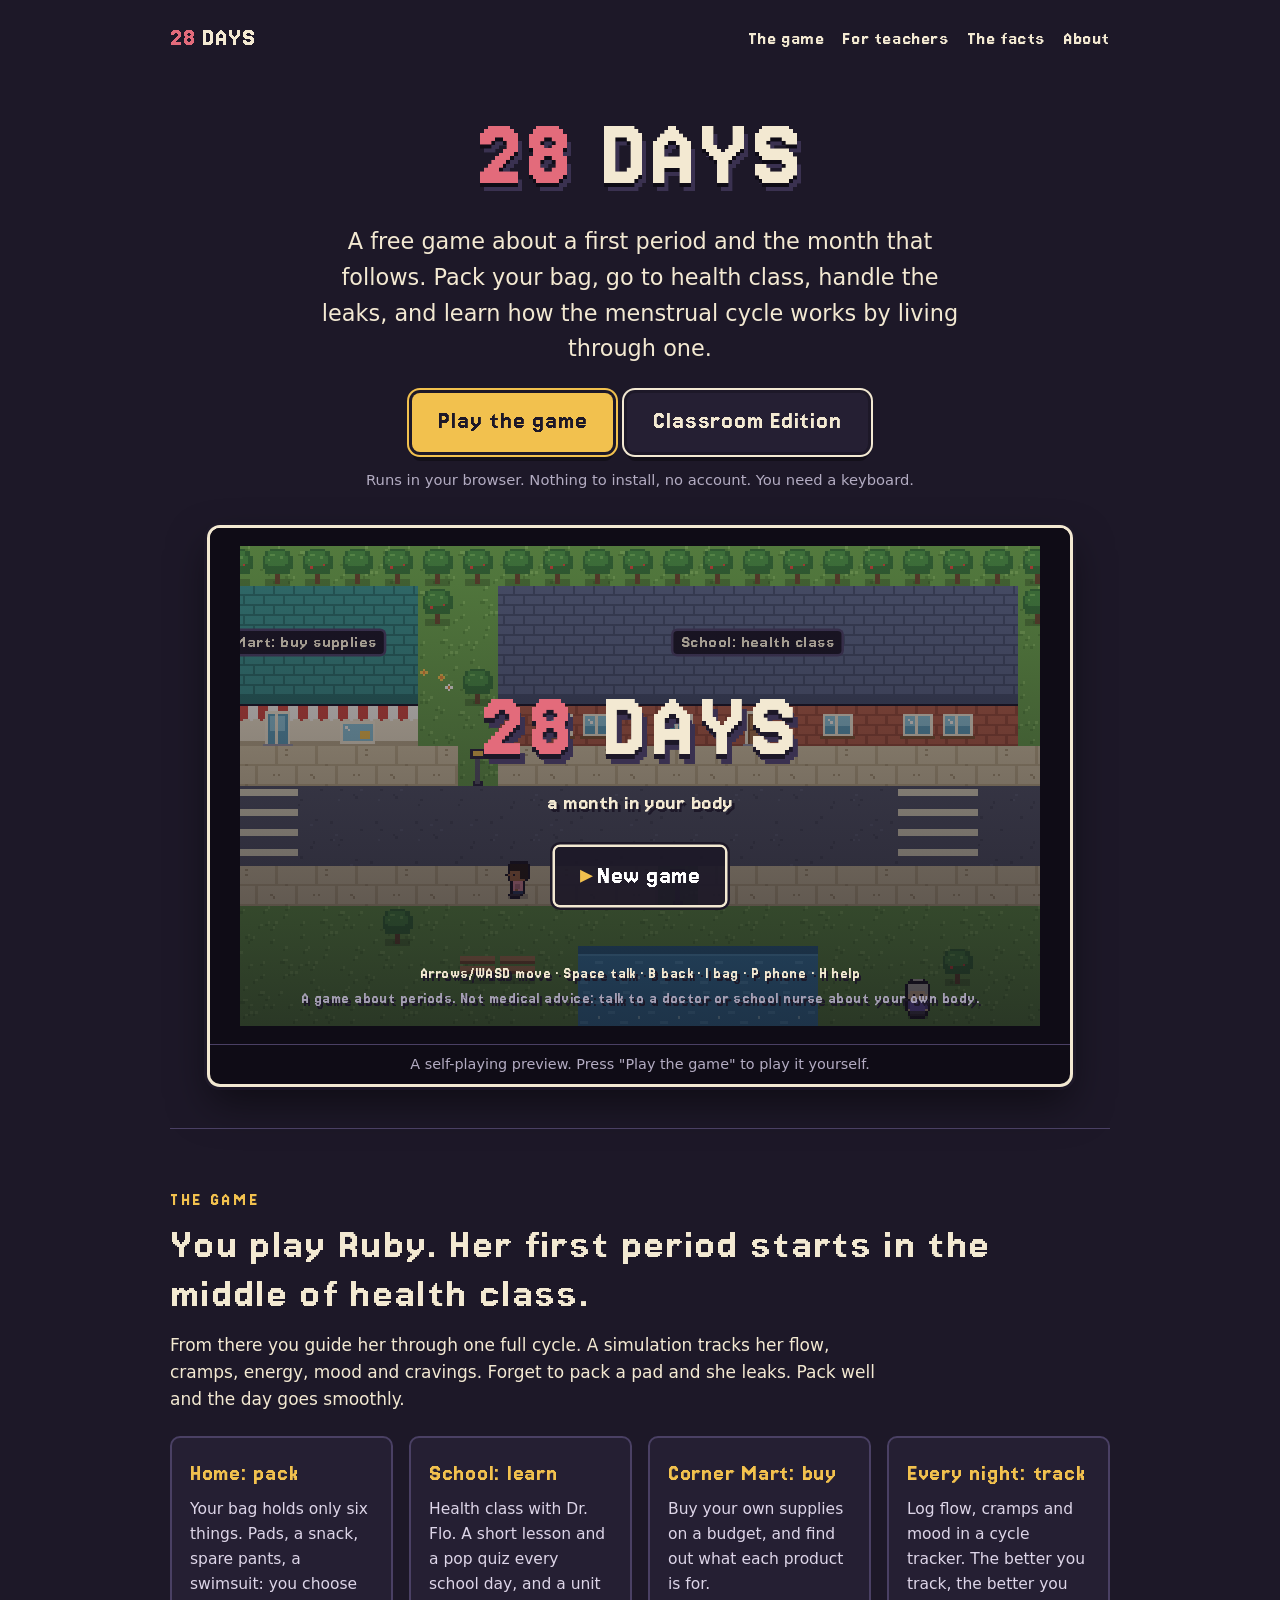
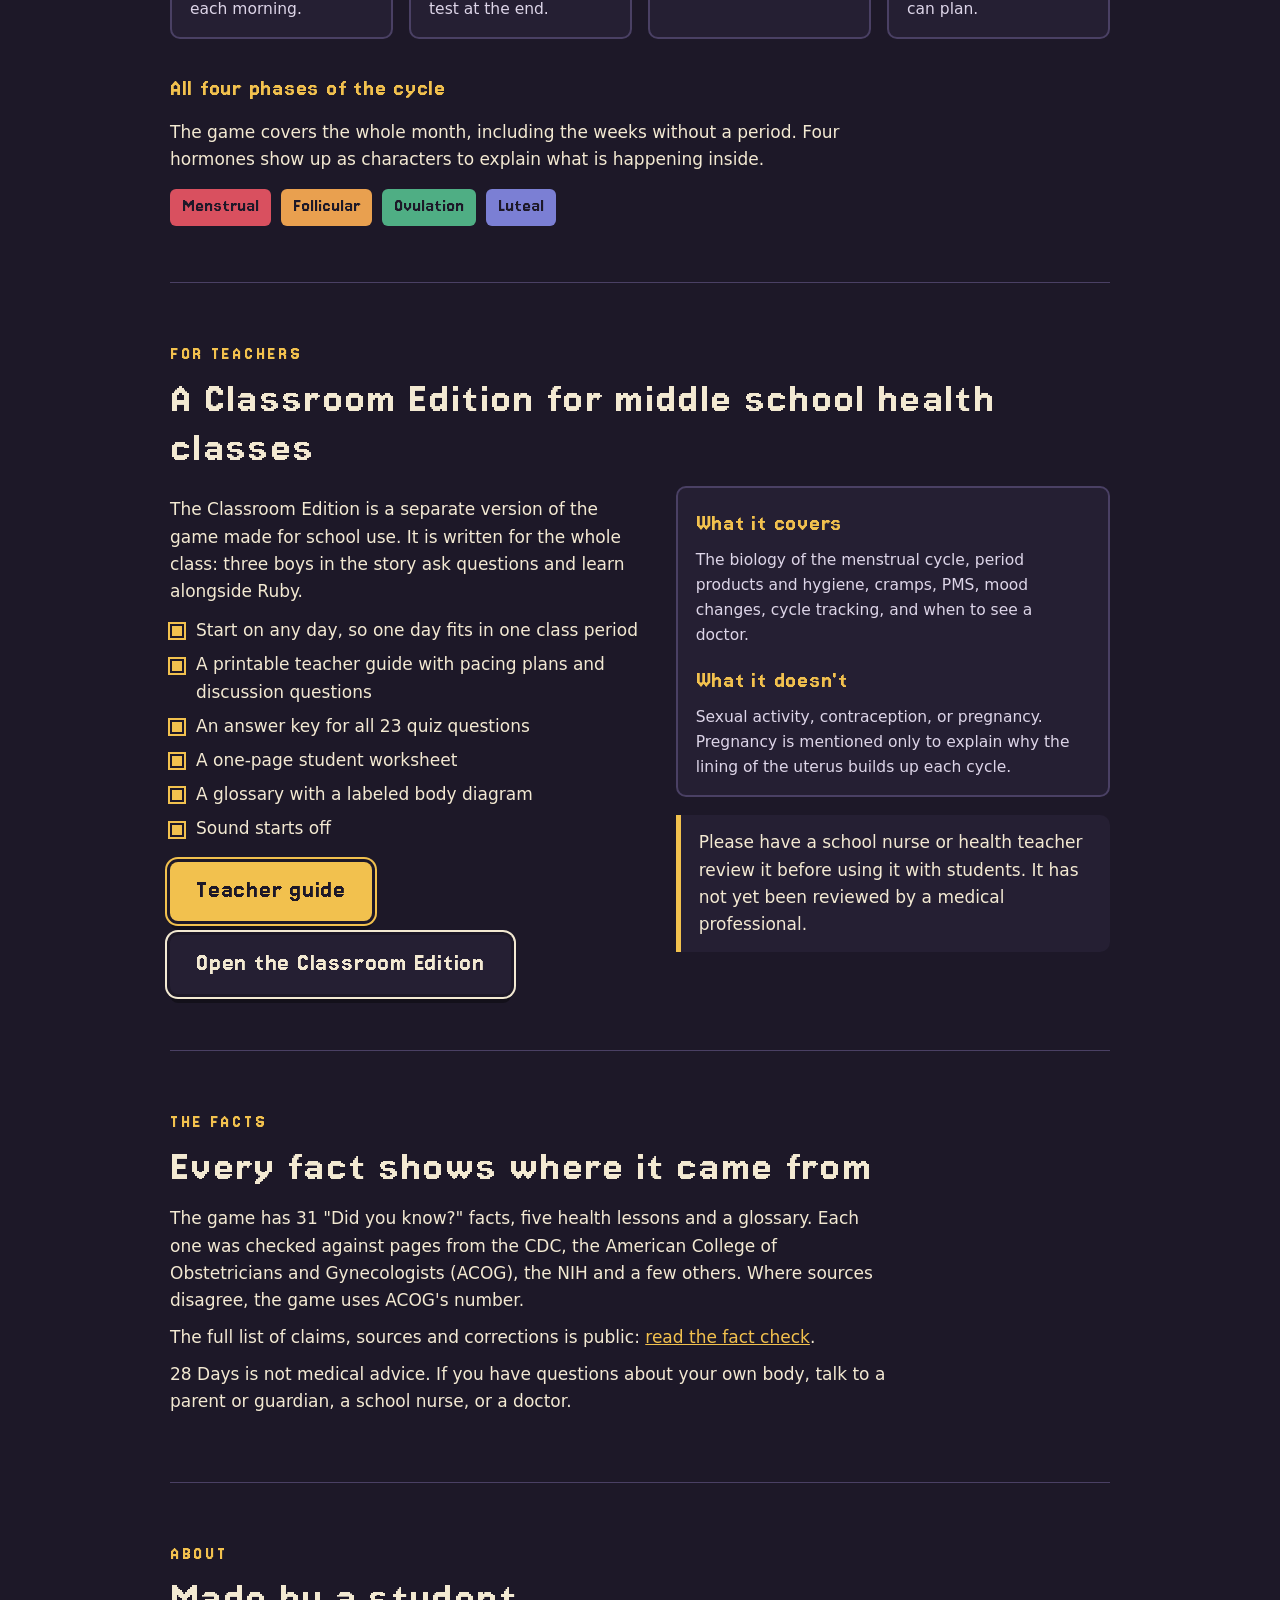
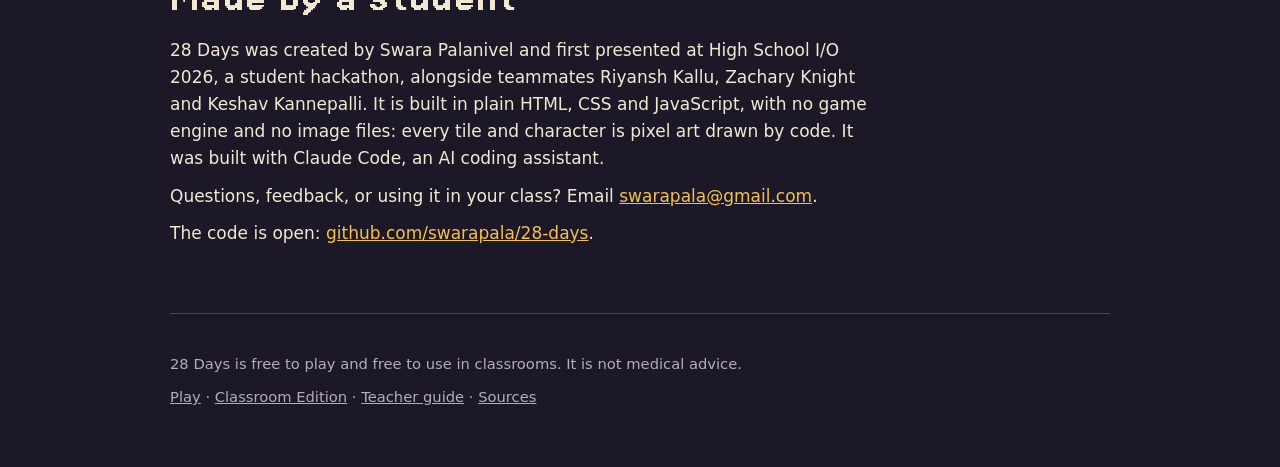
<file: index.html>
<!DOCTYPE html>
<html lang="en">
<head>
  <meta charset="UTF-8" />
  <meta name="viewport" content="width=device-width, initial-scale=1.0" />
  <title>28 Days: a game about the menstrual cycle</title>
  <meta name="description" content="28 Days is a free pixel-art game where you play through a first period and the month after it. Includes a Classroom Edition with a teacher guide." />
  <link rel="preload" href="play/fonts/Jersey15.woff2" as="font" type="font/woff2" crossorigin />
  <style>
    @font-face { font-family: "Jersey 15"; src: url("play/fonts/Jersey15.woff2") format("woff2"); font-display: swap; }
    :root { --ink: #1d1828; --ink2: #2e2740; --panel: #251f33; --cream: #f3e9d2; --dim: #b3acc2; --hl: #f2c14e; --rose: #e36b7b; --line: #4a4064; }
    * { box-sizing: border-box; }
    html { scroll-behavior: smooth; }
    body { margin: 0; background: var(--ink); color: var(--cream); font: 17px/1.6 system-ui, -apple-system, "Segoe UI", Roboto, sans-serif; }
    a { color: var(--hl); }
    .wrap { max-width: 980px; margin: 0 auto; padding: 0 20px; }
    h1, h2, h3, .btn, .kicker, nav a { font-family: "Jersey 15", "Courier New", monospace; font-weight: 400; letter-spacing: 0.03em; }

    nav { display: flex; align-items: center; justify-content: space-between; gap: 16px; padding: 16px 0; flex-wrap: wrap; }
    nav .brand { font-family: "Jersey 15", monospace; font-size: 1.7rem; color: var(--cream); text-decoration: none; }
    nav .brand span, h1 span { color: var(--rose); }
    nav .links { display: flex; gap: 18px; flex-wrap: wrap; }
    nav .links a { color: var(--cream); text-decoration: none; font-size: 1.25rem; }
    nav .links a:hover { color: var(--hl); }

    header { padding: 28px 0 44px; text-align: center; }
    h1 { font-size: clamp(3.2rem, 11vw, 6.4rem); line-height: 1; margin: 0; text-shadow: 0 4px 0 #0f0c16, 4px 8px 0 #3a3150; }
    .tagline { font-size: clamp(1.1rem, 2.6vw, 1.4rem); max-width: 640px; margin: 18px auto 26px; color: var(--cream); }
    .buttons { display: flex; gap: 14px; justify-content: center; flex-wrap: wrap; }
    .btn { display: inline-block; font-size: 1.6rem; padding: 8px 26px 10px; border-radius: 8px; text-decoration: none; color: var(--ink); background: var(--hl); box-shadow: 0 0 0 3px var(--ink), 0 0 0 5px var(--hl), 0 9px 0 rgba(0,0,0,.35); }
    .btn:hover { filter: brightness(1.08); transform: translateY(-1px); }
    .btn.alt { background: var(--panel); color: var(--cream); box-shadow: 0 0 0 3px var(--ink), 0 0 0 5px var(--cream), 0 9px 0 rgba(0,0,0,.35); }
    .note { color: var(--dim); font-size: 0.92rem; margin-top: 16px; }

    .preview { margin: 36px auto 0; max-width: 860px; border-radius: 10px; overflow: hidden; background: #0f0c16; box-shadow: 0 0 0 3px var(--cream), 0 0 0 6px var(--ink), 0 18px 40px rgba(0,0,0,.5); }
    .preview .frame { position: relative; aspect-ratio: 5 / 3; }
    .preview iframe { position: absolute; inset: 0; width: 100%; height: 100%; border: 0; pointer-events: none; }
    .preview .cap { font-size: 0.9rem; color: var(--dim); padding: 8px 12px; text-align: center; border-top: 1px solid var(--line); }

    section { padding: 56px 0; border-top: 1px solid var(--line); }
    .kicker { color: var(--hl); font-size: 1.2rem; letter-spacing: 0.14em; margin: 0 0 4px; }
    h2 { font-size: clamp(2rem, 5vw, 2.8rem); line-height: 1.1; margin: 0 0 14px; }
    h3 { font-size: 1.55rem; margin: 0 0 4px; color: var(--hl); }
    p { margin: 10px 0; }
    .lead { max-width: 720px; }
    .grid { display: grid; grid-template-columns: repeat(auto-fit, minmax(210px, 1fr)); gap: 16px; margin-top: 22px; }
    .card { background: var(--panel); border: 2px solid var(--line); border-radius: 10px; padding: 16px 18px; }
    .card p { margin: 4px 0 0; color: #ddd5e8; font-size: 0.97rem; }
    .two { display: grid; grid-template-columns: 1.1fr 1fr; gap: 28px; align-items: start; }
    @media (max-width: 760px) { .two { grid-template-columns: 1fr; } }
    ul.check { list-style: none; padding: 0; margin: 12px 0; }
    ul.check li { padding-left: 26px; position: relative; margin: 7px 0; }
    ul.check li::before { content: ""; position: absolute; left: 2px; top: 0.55em; width: 10px; height: 10px; background: var(--hl); box-shadow: 0 0 0 2px var(--ink), 0 0 0 4px var(--hl); }
    .phases { display: flex; flex-wrap: wrap; gap: 10px; margin-top: 16px; }
    .phases span { font-family: "Jersey 15", monospace; font-size: 1.2rem; padding: 2px 12px 4px; border-radius: 6px; color: #1d1828; }
    .box { background: var(--panel); border-left: 5px solid var(--hl); padding: 14px 18px; border-radius: 0 10px 10px 0; margin-top: 18px; }
    footer { border-top: 1px solid var(--line); padding: 28px 0 48px; color: var(--dim); font-size: 0.92rem; }
    footer a { color: var(--dim); }
  </style>
</head>
<body>
  <div class="wrap">
    <nav>
      <a class="brand" href="#top"><span>28</span> DAYS</a>
      <div class="links">
        <a href="#game">The game</a><a href="#teachers">For teachers</a><a href="#facts">The facts</a><a href="#about">About</a>
      </div>
    </nav>

    <header id="top">
      <h1><span>28</span> DAYS</h1>
      <p class="tagline">A free game about a first period and the month that follows. Pack your bag, go to health class, handle the leaks, and learn how the menstrual cycle works by living through one.</p>
      <div class="buttons">
        <a class="btn" href="play/">Play the game</a>
        <a class="btn alt" href="https://learn28days.org/">Classroom Edition</a>
      </div>
      <p class="note">Runs in your browser. Nothing to install, no account. You need a keyboard.</p>

      <div class="preview">
        <div class="frame"><iframe id="demo" title="A self-playing preview of the game" loading="lazy" src="play/index.html?demo&auto"></iframe></div>
        <div class="cap">A self-playing preview. Press "Play the game" to play it yourself.</div>
      </div>
    </header>

    <section id="game">
      <p class="kicker">THE GAME</p>
      <h2>You play Ruby. Her first period starts in the middle of health class.</h2>
      <p class="lead">From there you guide her through one full cycle. A simulation tracks her flow, cramps, energy, mood and cravings. Forget to pack a pad and she leaks. Pack well and the day goes smoothly.</p>
      <div class="grid">
        <div class="card"><h3>Home: pack</h3><p>Your bag holds only six things. Pads, a snack, spare pants, a swimsuit: you choose each morning.</p></div>
        <div class="card"><h3>School: learn</h3><p>Health class with Dr. Flo. A short lesson and a pop quiz every school day, and a unit test at the end.</p></div>
        <div class="card"><h3>Corner Mart: buy</h3><p>Buy your own supplies on a budget, and find out what each product is for.</p></div>
        <div class="card"><h3>Every night: track</h3><p>Log flow, cramps and mood in a cycle tracker. The better you track, the better you can plan.</p></div>
      </div>
      <h3 style="margin-top:30px">All four phases of the cycle</h3>
      <p class="lead">The game covers the whole month, including the weeks without a period. Four hormones show up as characters to explain what is happening inside.</p>
      <div class="phases">
        <span style="background:#d9505f">Menstrual</span><span style="background:#e9a04f">Follicular</span><span style="background:#4fae84">Ovulation</span><span style="background:#7b7fd4">Luteal</span>
      </div>
    </section>

    <section id="teachers">
      <p class="kicker">FOR TEACHERS</p>
      <h2>A Classroom Edition for middle school health classes</h2>
      <div class="two">
        <div>
          <p>The Classroom Edition is a separate version of the game made for school use. It is written for the whole class: three boys in the story ask questions and learn alongside Ruby.</p>
          <ul class="check">
            <li>Start on any day, so one day fits in one class period</li>
            <li>A printable teacher guide with pacing plans and discussion questions</li>
            <li>An answer key for all 23 quiz questions</li>
            <li>A one-page student worksheet</li>
            <li>A glossary with a labeled body diagram</li>
            <li>Sound starts off</li>
          </ul>
          <div class="buttons" style="justify-content:flex-start;margin-top:20px">
            <a class="btn" href="https://learn28days.org/teacher-guide.html">Teacher guide</a>
            <a class="btn alt" href="https://learn28days.org/">Open the Classroom Edition</a>
          </div>
        </div>
        <div>
          <div class="card">
            <h3>What it covers</h3>
            <p>The biology of the menstrual cycle, period products and hygiene, cramps, PMS, mood changes, cycle tracking, and when to see a doctor.</p>
            <h3 style="margin-top:14px">What it doesn't</h3>
            <p>Sexual activity, contraception, or pregnancy. Pregnancy is mentioned only to explain why the lining of the uterus builds up each cycle.</p>
          </div>
          <div class="box">Please have a school nurse or health teacher review it before using it with students. It has not yet been reviewed by a medical professional.</div>
        </div>
      </div>
    </section>

    <section id="facts">
      <p class="kicker">THE FACTS</p>
      <h2>Every fact shows where it came from</h2>
      <p class="lead">The game has 31 "Did you know?" facts, five health lessons and a glossary. Each one was checked against pages from the CDC, the American College of Obstetricians and Gynecologists (ACOG), the NIH and a few others. Where sources disagree, the game uses ACOG's number.</p>
      <p class="lead">The full list of claims, sources and corrections is public: <a href="https://github.com/swarapala/28-days/blob/main/SOURCES.md">read the fact check</a>.</p>
      <p class="lead">28 Days is not medical advice. If you have questions about your own body, talk to a parent or guardian, a school nurse, or a doctor.</p>
    </section>

    <section id="about">
      <p class="kicker">ABOUT</p>
      <h2>Made by a student</h2>
      <p class="lead">28 Days was created by Swara Palanivel and first presented at High School I/O 2026, a student hackathon, alongside teammates Riyansh Kallu, Zachary Knight and Keshav Kannepalli. It is built in plain HTML, CSS and JavaScript, with no game engine and no image files: every tile and character is pixel art drawn by code. It was built with Claude Code, an AI coding assistant.</p>
      <p class="lead">Questions, feedback, or using it in your class? Email <a href="mailto:swarapala@gmail.com">swarapala@gmail.com</a>.</p>
      <p class="lead">The code is open: <a href="https://github.com/swarapala/28-days">github.com/swarapala/28-days</a>.</p>
    </section>

    <footer>
      <p>28 Days is free to play and free to use in classrooms. It is not medical advice.</p>
      <p><a href="play/">Play</a> · <a href="https://learn28days.org/">Classroom Edition</a> · <a href="https://learn28days.org/teacher-guide.html">Teacher guide</a> · <a href="https://github.com/swarapala/28-days/blob/main/SOURCES.md">Sources</a></p>
    </footer>
  </div>

  <script src="play/js/count.js?v=2"></script>
  <script>
    // The preview is the game's own self-playing tour. Restart it when it finishes (about 2 min 45 s).
    setInterval(function () { var f = document.getElementById("demo"); if (f) f.src = f.src; }, 172000);
  </script>
</body>
</html>
</file>
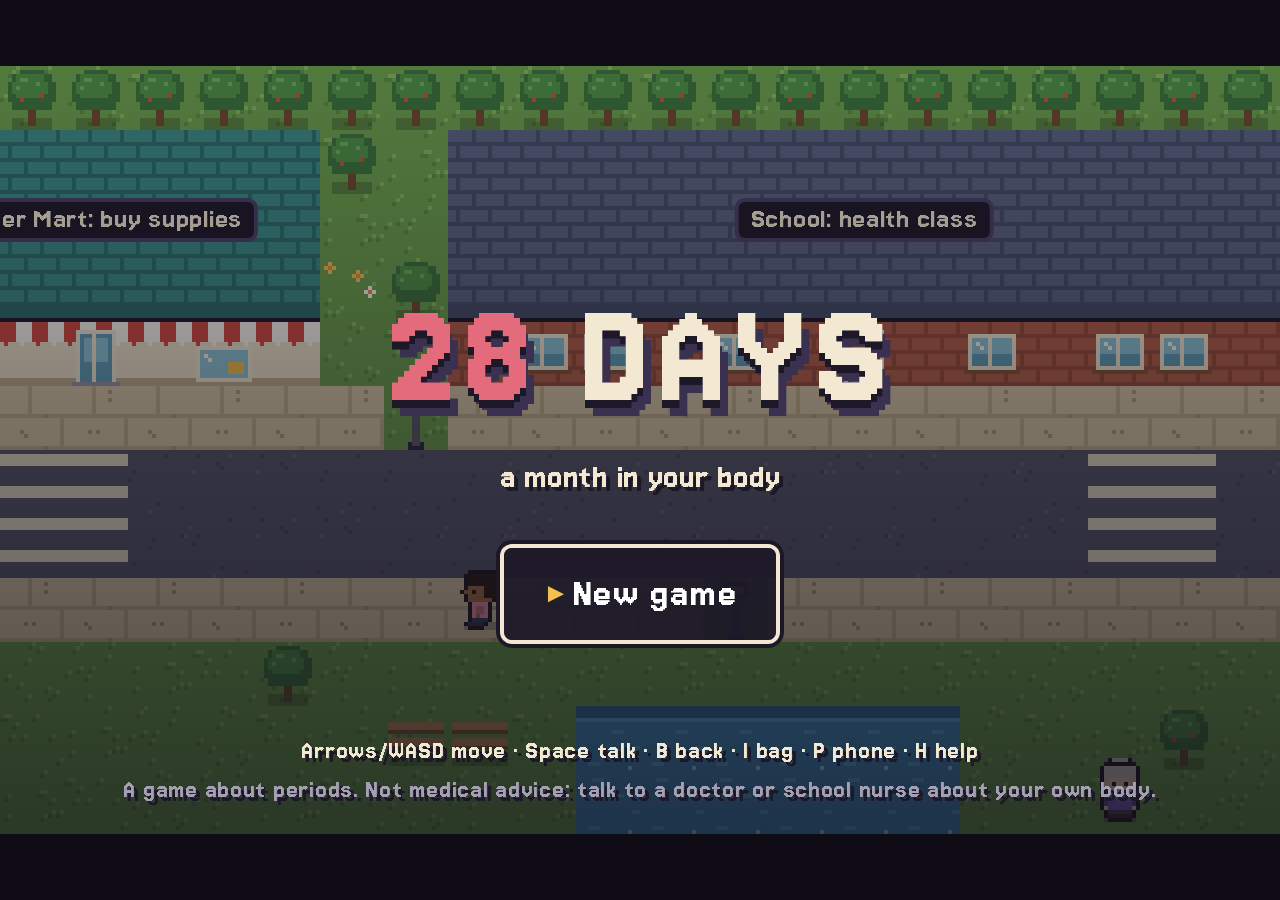
<file: play/index.html>
<!DOCTYPE html>
<html lang="en">
<head>
  <meta charset="UTF-8" />
  <meta name="viewport" content="width=device-width, initial-scale=1.0" />
  <title>28 Days</title>
  <link rel="preload" href="fonts/Jersey15.woff2" as="font" type="font/woff2" crossorigin />
  <link rel="stylesheet" href="style.css?v=20" />
</head>
<body>
  <div id="game">
    <canvas id="view" width="320" height="192"></canvas>
    <div id="ui">
      <div id="labels"></div>
      <div id="floats"></div>
      <div id="hud" class="hidden">
        <div id="stats" class="panel"></div>
        <div id="objective"></div>
        <div id="clock" class="panel"></div>
      </div>
      <div id="fact" class="panel hidden">
        <img class="ic" id="fact-icon" alt="" />
        <div class="fbody"><div class="fhead">DID YOU KNOW?</div><div id="fact-text"></div></div>
        <div class="fkey">F</div>
      </div>
      <div id="toasts"></div>
      <div id="banner"></div>
      <div id="dialog" class="hidden">
        <div class="portrait"><img id="dlg-portrait" alt="" /></div>
        <div class="box panel">
          <div id="dlg-name"></div>
          <div id="dlg-text"></div>
          <div id="dlg-next">▼</div>
        </div>
      </div>
      <div id="choices" class="panel hidden"></div>
      <div id="modal" class="hidden"></div>
      <div id="fade"></div>
      <div id="screen" class="hidden"></div>
    </div>
  </div>

  <!-- Plain scripts, no build step: double-click index.html to play. -->
  <script src="js/count.js?v=2"></script>
  <script src="js/art.js?v=20"></script>
  <script src="js/world.js?v=20"></script>
  <script src="js/engine.js?v=20"></script>
  <script src="js/story.js?v=20"></script>
  <script src="js/demo.js?v=20"></script>
</body>
</html>
</file>
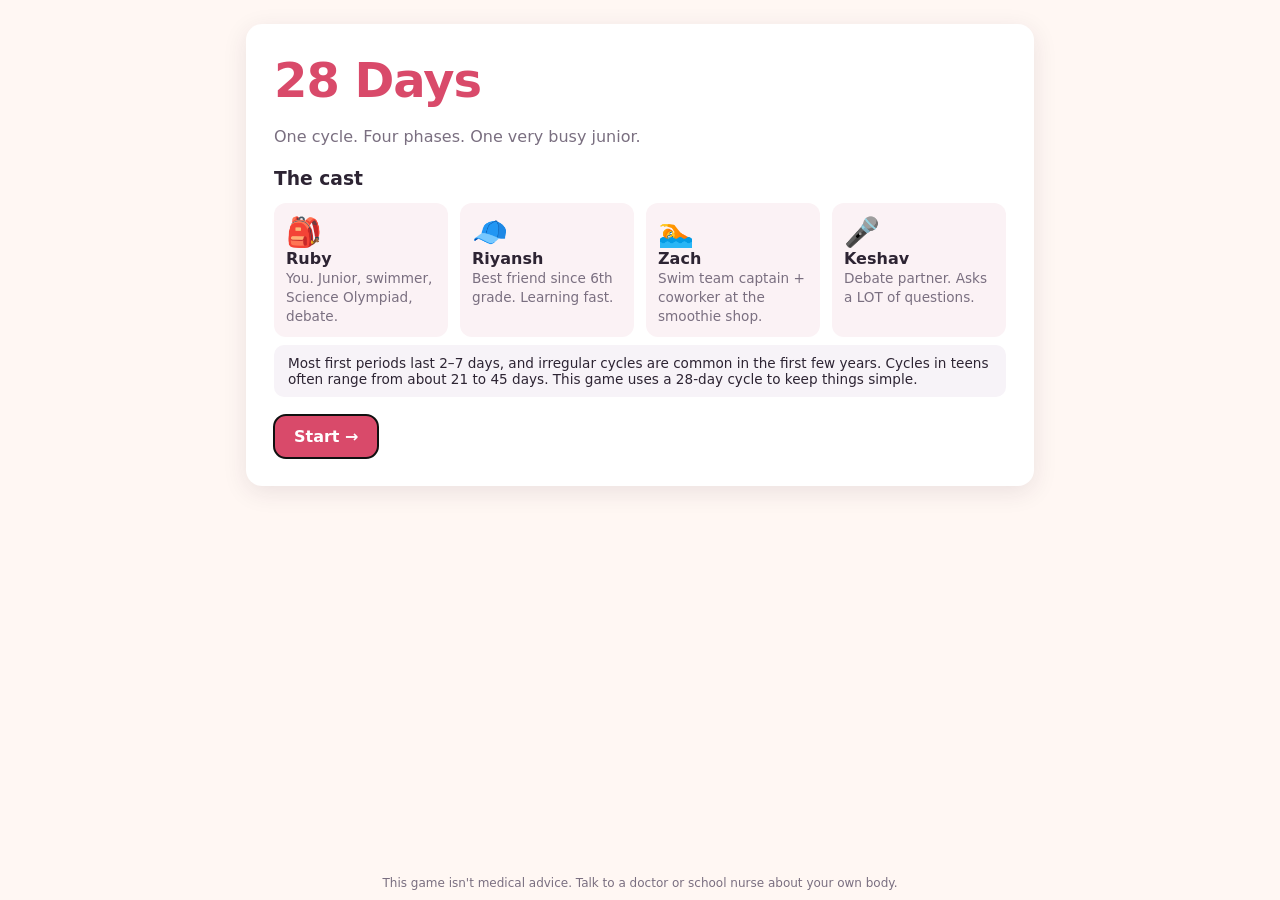
<file: v1-cards/index.html>
<!DOCTYPE html>
<html lang="en">
<head>
  <meta charset="UTF-8" />
  <meta name="viewport" content="width=device-width, initial-scale=1.0" />
  <title>28 Days</title>
  <link rel="stylesheet" href="style.css" />
</head>
<body>
  <header id="hud" class="hidden">
    <div id="hud-day"></div>
    <div id="hud-wheel"></div>
    <div id="hud-stats"></div>
  </header>

  <main id="stage"></main>

  <footer id="disclaimer">This game isn't medical advice. Talk to a doctor or school nurse about your own body.</footer>

  <!-- Order matters: data + mini-games first, engine last. No modules, no build step. -->
  <script src="data.js"></script>
  <script src="packing.js"></script>
  <script src="tracker.js"></script>
  <script src="main.js"></script>
</body>
</html>
</file>
<file: play/style.css>
/* The font ships with the game (fonts/Jersey15.woff2), so nothing is loaded from other websites. */
@font-face {
  font-family: "Jersey 15";
  src: url("fonts/Jersey15.woff2") format("woff2");
  font-weight: 400; font-style: normal; font-display: block;
}

/* All sizes are in game pixels: calc(var(--u) * N). The game is 320x192, scaled up by --s. */
:root {
  --s: 3;
  --u: calc(var(--s) * 1px);
  --ink: #1d1828;
  --ink2: #2e2740;
  --cream: #f3e9d2;
  --dim: #a59fb4;
  --hl: #f2c14e;
  --good: #7cc47f;
  --bad: #ef6b5e;
}

* { box-sizing: border-box; }
html, body { margin: 0; height: 100%; background: #0f0c16; overflow: hidden; }
body { display: flex; align-items: center; justify-content: center; }

#game { position: relative; image-rendering: pixelated; }
#view { width: 100%; height: 100%; display: block; image-rendering: pixelated; image-rendering: crisp-edges; }
#ui {
  position: absolute; inset: 0; overflow: hidden;
  font-family: "Jersey 15", "Courier New", monospace;
  font-synthesis: none;
  letter-spacing: 0.02em;
  font-size: calc(var(--u) * 9.1);
  line-height: 1.25;
  color: var(--cream);
  user-select: none;
}
.hidden { display: none !important; }
img.ic { width: calc(var(--u) * 10); height: calc(var(--u) * 10); image-rendering: pixelated; vertical-align: middle; }
b { color: var(--hl); font-weight: 600; }
.dim { color: var(--dim); }
.good { color: var(--good); }
.bad { color: var(--bad); }

/* chunky RPG window: dark fill, cream inner line, dark outer line */
.panel {
  background: rgba(29, 24, 40, 0.94);
  border: var(--u) solid var(--cream);
  box-shadow: 0 0 0 var(--u) var(--ink), inset 0 0 0 var(--u) var(--ink2);
  border-radius: calc(var(--u) * 2);
}

/* ---------- HUD ---------- */
#hud { position: absolute; inset: 0; pointer-events: none; }
#stats {
  position: absolute; left: calc(var(--u) * 4); top: calc(var(--u) * 4);
  padding: calc(var(--u) * 2) calc(var(--u) * 3);
  font-size: calc(var(--u) * 7.2);
  width: calc(var(--u) * 62);
  background: rgba(29, 24, 40, 0.82);
}
.srow { display: flex; align-items: center; gap: calc(var(--u) * 3); height: calc(var(--u) * 9); }
#stats img.ic { width: calc(var(--u) * 8); height: calc(var(--u) * 8); }
.bar {
  flex: 1; height: calc(var(--u) * 4); background: var(--ink);
  box-shadow: 0 0 0 var(--u) #4a4064; position: relative; overflow: hidden;
}
.bar > span { position: absolute; left: 0; top: 0; bottom: 0; transition: width 0.4s; }
.bar > span::after { content: ""; position: absolute; left: 0; right: 0; top: 0; height: var(--u); background: rgba(255, 255, 255, 0.35); }
.srow.money { color: var(--hl); }
.srow.prot { border-top: var(--u) dashed #4a4064; margin-top: var(--u); padding-top: var(--u); height: calc(var(--u) * 13); }
.srow.warn { animation: blink 0.8s steps(2) infinite; }
.tag { font-size: calc(var(--u) * 7.2); color: var(--cream); letter-spacing: 0.02em; }
.tag.bad, .warn .tag { color: var(--bad); }
@keyframes blink { 50% { opacity: 0.45; } }

#clock {
  position: absolute; right: calc(var(--u) * 4); top: calc(var(--u) * 4);
  display: flex; align-items: center; gap: calc(var(--u) * 3);
  padding: calc(var(--u) * 2) calc(var(--u) * 4) calc(var(--u) * 2) calc(var(--u) * 2);
}
#clock svg { width: calc(var(--u) * 34); height: calc(var(--u) * 34); display: block; }
.ctext { display: flex; flex-direction: column; font-size: calc(var(--u) * 7.2); line-height: 1.2; }
.ctext b { color: var(--cream); font-size: calc(var(--u) * 9.8); font-weight: 700; }

#objective {
  position: absolute; left: 50%; top: calc(var(--u) * 4); transform: translateX(-50%);
  max-width: calc(var(--u) * 150); text-align: center;
  font-size: calc(var(--u) * 7.2);
  background: rgba(29, 24, 40, 0.85); padding: calc(var(--u) * 2) calc(var(--u) * 5);
  border-radius: calc(var(--u) * 2);
  box-shadow: 0 0 0 var(--u) var(--ink);
}
#objective .arrow { color: var(--hl); margin-right: calc(var(--u) * 2); }
#objective.flash { animation: goal 1.2s steps(6); }
@keyframes goal { 0%, 33%, 66% { box-shadow: 0 0 0 var(--u) var(--hl); color: var(--hl); } 17%, 50%, 100% { box-shadow: 0 0 0 var(--u) var(--ink); } }

/* ---------- labels over buildings ---------- */
#labels { position: absolute; inset: 0; pointer-events: none; }
.label {
  position: absolute; left: 0; top: 0; white-space: nowrap;
  font-size: calc(var(--u) * 7.2); color: var(--cream);
  background: var(--ink); padding: 0 calc(var(--u) * 3);
  border-radius: calc(var(--u) * 1.5);
  box-shadow: 0 0 0 var(--u) #4a4064;
}
#floats { position: absolute; left: 50%; top: 42%; pointer-events: none; }
.float {
  position: absolute; transform: translateX(-50%); white-space: nowrap;
  font-size: calc(var(--u) * 7.8); font-weight: 700;
  text-shadow: var(--u) var(--u) 0 var(--ink), calc(var(--u) * -1) 0 0 var(--ink), 0 calc(var(--u) * -1) 0 var(--ink);
  animation: rise 1.4s ease-out forwards;
}
.float.up { color: var(--good); }
.float.down { color: var(--bad); }
@keyframes rise { from { opacity: 1; margin-top: 0; } to { opacity: 0; margin-top: calc(var(--u) * -24); } }

/* ---------- toasts & banner ---------- */
#toasts {
  position: absolute; left: 50%; bottom: calc(var(--u) * 8); transform: translateX(-50%);
  display: flex; flex-direction: column; align-items: center; gap: calc(var(--u) * 2); pointer-events: none;
  z-index: 1;
}
.toast {
  background: var(--ink); color: var(--cream);
  font-size: calc(var(--u) * 7.2); padding: calc(var(--u) * 2) calc(var(--u) * 5);
  border-radius: calc(var(--u) * 2); box-shadow: 0 0 0 var(--u) #4a4064;
  display: flex; align-items: center; gap: calc(var(--u) * 3); white-space: nowrap;
  animation: tin 0.2s steps(3);
  transition: opacity 0.4s;
}
.toast.warn { box-shadow: 0 0 0 var(--u) var(--bad); }
.toast.out { opacity: 0; }
@keyframes tin { from { transform: translateY(calc(var(--u) * -6)); opacity: 0; } }

#banner {
  position: absolute; left: 50%; top: 34%; transform: translateX(-50%);
  font-size: calc(var(--u) * 14.3); font-weight: 700; letter-spacing: 0.06em; white-space: nowrap;
  color: var(--cream);
  text-shadow: var(--u) var(--u) 0 var(--ink), calc(var(--u) * 2) calc(var(--u) * 2) 0 rgba(0, 0, 0, 0.35);
  opacity: 0; transition: opacity 0.3s; pointer-events: none;
}
#banner.show { opacity: 1; }

/* ---------- dialogue ---------- */
#dialog {
  position: absolute; left: calc(var(--u) * 6); right: calc(var(--u) * 6); bottom: calc(var(--u) * 6);
  display: flex; align-items: flex-end; gap: calc(var(--u) * 4);
}
#dialog .portrait {
  width: calc(var(--u) * 46); height: calc(var(--u) * 46); flex: none;
  background: #3a3150; border: var(--u) solid var(--cream); box-shadow: 0 0 0 var(--u) var(--ink);
  border-radius: calc(var(--u) * 2); display: flex; align-items: flex-end; justify-content: center; overflow: hidden;
}
#dialog .portrait img { width: calc(var(--u) * 42); height: calc(var(--u) * 42); image-rendering: pixelated; }
#dialog .box { flex: 1; position: relative; min-height: calc(var(--u) * 46); padding: calc(var(--u) * 5) calc(var(--u) * 7); }
#dlg-name {
  position: absolute; top: calc(var(--u) * -8); left: calc(var(--u) * 6);
  background: var(--hl); color: var(--ink); font-weight: 700; font-size: calc(var(--u) * 7.8);
  padding: 0 calc(var(--u) * 4); border-radius: calc(var(--u) * 1.5); box-shadow: 0 0 0 var(--u) var(--ink);
}
#dlg-text { font-size: calc(var(--u) * 9.1); }
#dlg-next { position: absolute; right: calc(var(--u) * 5); bottom: calc(var(--u) * 2); color: var(--hl); font-size: calc(var(--u) * 6.5); animation: bob 0.6s steps(2) infinite; }
#dialog.narr .box { font-style: normal; background: rgba(46, 39, 64, 0.95); }
@keyframes bob { 50% { transform: translateY(var(--u)); } }

#choices {
  position: absolute; right: calc(var(--u) * 6); bottom: calc(var(--u) * 58);
  padding: calc(var(--u) * 3) calc(var(--u) * 5); max-width: calc(var(--u) * 200);
}
.opt, .row { cursor: pointer; padding: calc(var(--u) * 1) 0; display: flex; align-items: center; gap: calc(var(--u) * 2); }
.cur { color: var(--hl); visibility: hidden; width: calc(var(--u) * 5); flex: none; }
.sel .cur { visibility: visible; animation: nudge 0.5s steps(2) infinite; }
.sel { color: #fff; }
@keyframes nudge { 50% { transform: translateX(var(--u)); } }

/* ---------- menus & cards ---------- */
#modal { position: absolute; inset: 0; display: flex; align-items: center; justify-content: center; background: rgba(15, 12, 22, 0.45); }
.menu { width: calc(var(--u) * 260); padding: calc(var(--u) * 6) calc(var(--u) * 8); }
.mtitle { font-size: calc(var(--u) * 11.7); font-weight: 700; color: var(--hl); margin-bottom: calc(var(--u) * 2); }
.mtitle.small { font-size: calc(var(--u) * 9.1); margin-top: calc(var(--u) * 5); }
.msub { font-size: calc(var(--u) * 7.2); color: var(--dim); margin-bottom: calc(var(--u) * 4); }
.mbody { display: flex; gap: calc(var(--u) * 6); }
.mlist { flex: 1.2; font-size: calc(var(--u) * 8.5); max-height: calc(var(--u) * 110); overflow: auto; }
.row .lbl { flex: 1; }
.row .rt { color: var(--dim); font-size: calc(var(--u) * 7.2); }
.row.sel .rt { color: var(--cream); }
.row.dis { opacity: 0.45; }
.icgap { width: calc(var(--u) * 10); flex: none; }
.mdetail {
  flex: 1; font-size: calc(var(--u) * 7.2); line-height: 1.35; color: #d8d0e4;
  border-left: var(--u) dashed #4a4064; padding-left: calc(var(--u) * 6);
}
.mfoot { margin-top: calc(var(--u) * 5); font-size: calc(var(--u) * 7.2); border-top: var(--u) dashed #4a4064; padding-top: calc(var(--u) * 3); }

.card { width: calc(var(--u) * 220); padding: calc(var(--u) * 8) calc(var(--u) * 10); text-align: center; max-height: calc(var(--u) * 182); overflow: auto; }
.card .bigic { width: calc(var(--u) * 30); height: calc(var(--u) * 30); image-rendering: pixelated; margin-bottom: calc(var(--u) * 2); }
.cbody { font-size: calc(var(--u) * 7.8); line-height: 1.4; text-align: left; }
.cbody p { margin: calc(var(--u) * 3) 0; }
.cbtn { margin-top: calc(var(--u) * 5); color: var(--hl); cursor: pointer; font-size: calc(var(--u) * 8.5); animation: nudge 0.6s steps(2) infinite; text-align: center; }
table.keys, table.log { width: 100%; border-collapse: collapse; font-size: calc(var(--u) * 7.2); }
table.keys td, table.log td, table.log th { padding: calc(var(--u) * 1.5) calc(var(--u) * 2); border-bottom: var(--u) solid #3a3150; text-align: left; }
table.log th { color: var(--dim); font-weight: 400; }
table.keys td:first-child { color: var(--hl); }
ul.signs { margin: calc(var(--u) * 2) 0; padding-left: calc(var(--u) * 8); font-size: calc(var(--u) * 7.2); text-align: left; }
ul.signs li { margin: calc(var(--u) * 1.5) 0; }
.phone-wheel { display: flex; justify-content: center; }
.phone-wheel svg { width: calc(var(--u) * 54); height: calc(var(--u) * 54); }

/* ---------- full screens ---------- */
#fade { position: absolute; inset: 0; background: #0f0c16; opacity: 0; transition: opacity 0.25s; pointer-events: none; }
#fade.on { opacity: 1; }
#screen { position: absolute; inset: 0; z-index: 2; }
#fade { z-index: 3; }
#dialog, #choices { z-index: 5; }
#modal { z-index: 6; }

#screen.daycard, #screen.classcard {
  background: #0f0c16; display: flex; flex-direction: column; align-items: center; justify-content: center; text-align: center;
  animation: fadein 0.4s;
}
.dc-day { font-size: calc(var(--u) * 11.7); color: var(--dim); letter-spacing: 0.2em; }
.dc-title { font-size: calc(var(--u) * 26); font-weight: 700; color: var(--cream); margin: calc(var(--u) * 2) 0; text-shadow: calc(var(--u) * 2) calc(var(--u) * 2) 0 #3a3150; }
.classcard .dc-title { font-size: calc(var(--u) * 15.6); color: var(--hl); }
.dc-sub { font-size: calc(var(--u) * 9.1); }
.dc-line { font-size: calc(var(--u) * 9.1); max-width: calc(var(--u) * 220); color: #d8d0e4; }
.dc-hint { position: absolute; bottom: calc(var(--u) * 10); font-size: calc(var(--u) * 6.5); color: var(--dim); animation: blink 1s steps(2) infinite; }
@keyframes fadein { from { opacity: 0; } }

#screen.title {
  display: flex; flex-direction: column; align-items: center; justify-content: center;
  background: linear-gradient(rgba(15, 12, 22, 0.25), rgba(15, 12, 22, 0.7));
}
.logo {
  font-size: calc(var(--u) * 39); font-weight: 700; letter-spacing: 0.04em; color: var(--cream);
  text-shadow: 0 calc(var(--u) * 2) 0 var(--ink), calc(var(--u) * 2) calc(var(--u) * 4) 0 #3a3150;
}
.logo span { color: #e36b7b; }
.title .tag { font-size: calc(var(--u) * 9.1); color: var(--cream); margin-bottom: calc(var(--u) * 12); text-shadow: var(--u) var(--u) 0 var(--ink); }
.tmenu { background: rgba(29, 24, 40, 0.92); padding: calc(var(--u) * 4) calc(var(--u) * 10); border-radius: calc(var(--u) * 2); box-shadow: 0 0 0 var(--u) var(--cream), 0 0 0 calc(var(--u) * 2) var(--ink); font-size: calc(var(--u) * 10.4); }
.tfoot { position: absolute; bottom: calc(var(--u) * 6); text-align: center; font-size: calc(var(--u) * 6.5); line-height: 1.5; text-shadow: var(--u) var(--u) 0 var(--ink); }

#screen.dream {
  background: radial-gradient(circle at 50% 40%, #3b2a5e, #120d1f 70%);
  animation: fadein 0.6s;
}
.dream .stars { position: absolute; inset: 0; background-image: radial-gradient(#f3e9d2 1px, transparent 1px); background-size: calc(var(--u) * 23) calc(var(--u) * 19); opacity: 0.25; }
.dream-title { position: absolute; top: calc(var(--u) * 12); width: 100%; text-align: center; font-size: calc(var(--u) * 9.1); color: var(--dim); letter-spacing: 0.1em; }
.dream .blob { position: absolute; width: calc(var(--u) * 48); height: calc(var(--u) * 48); image-rendering: pixelated; top: calc(var(--u) * 50); animation: float 2.4s ease-in-out infinite; }
.dream .b0 { left: 30%; }
.dream .b1 { left: 58%; animation-delay: -1.2s; }
.dream .b2 { left: 44%; top: calc(var(--u) * 30); animation-delay: -0.6s; }
@keyframes float { 50% { transform: translateY(calc(var(--u) * -6)); } }

#screen.endscreen { background: #0f0c16; display: flex; align-items: center; justify-content: center; }
.endp { width: calc(var(--u) * 250); padding: calc(var(--u) * 8) calc(var(--u) * 12); font-size: calc(var(--u) * 7.8); max-height: calc(var(--u) * 184); overflow: auto; }
.endp .stars { font-size: calc(var(--u) * 20.8); color: #3a3150; letter-spacing: 0.2em; }
.endp .stars .on { color: var(--hl); }

/* ---------- "Did you know?" fact pop-up ---------- */
#fact {
  position: absolute; left: 50%; bottom: calc(var(--u) * 6); transform: translateX(-50%);
  width: calc(var(--u) * 236); padding: calc(var(--u) * 4) calc(var(--u) * 6);
  display: flex; align-items: flex-start; gap: calc(var(--u) * 5);
  border-color: var(--hl); background: rgba(29, 24, 40, 0.96);
  animation: factin 0.25s steps(4); z-index: 1;
}
#fact.hid { visibility: hidden; }
#fact img.ic { width: calc(var(--u) * 14); height: calc(var(--u) * 14); flex: none; margin-top: var(--u); }
.fbody { flex: 1; }
.fhead { color: var(--hl); font-weight: 700; font-size: calc(var(--u) * 7.2); letter-spacing: 0.12em; }
#fact-text { font-size: calc(var(--u) * 7.8); line-height: 1.3; }
.fkey {
  flex: none; align-self: flex-end; font-size: calc(var(--u) * 6.5); color: var(--ink); background: var(--cream);
  padding: 0 calc(var(--u) * 2.5); border-radius: calc(var(--u) * 1.5); box-shadow: 0 var(--u) 0 #8d86a0;
}
#fact:not(.hidden) ~ #toasts { bottom: calc(var(--u) * 50); }
@keyframes factin { from { transform: translateX(-50%) translateY(calc(var(--u) * 10)); opacity: 0; } }

/* ---------- health class: lesson slides and quiz paper ---------- */
.card.lesson { width: calc(var(--u) * 250); text-align: left; }
.card.lesson .bigic { width: calc(var(--u) * 18); height: calc(var(--u) * 18); float: right; }
.menu.wide .mlist { flex: 0.9; }
.menu.wide .mdetail { flex: 1.3; font-size: calc(var(--u) * 7.8); }
.paper {
  background: #f6efdc; color: #2a2438; border-color: #2a2438;
  box-shadow: 0 0 0 var(--u) var(--ink), calc(var(--u) * 3) calc(var(--u) * 3) 0 rgba(0, 0, 0, 0.35);
  background-image: repeating-linear-gradient(transparent 0 calc(var(--u) * 11), #d9cfb5 calc(var(--u) * 11) calc(var(--u) * 11.6));
  border-radius: 0;
}
.paper .mtitle { color: #b23a48; font-size: calc(var(--u) * 8.5); letter-spacing: 0.08em; }
.paper .msub { color: #2a2438; font-size: calc(var(--u) * 9.8); font-weight: 600; margin: calc(var(--u) * 3) 0 calc(var(--u) * 5); line-height: 1.3; }
.paper .mlist { font-size: calc(var(--u) * 8.5); max-height: none; }
.paper .row { padding: calc(var(--u) * 2) 0; }
.paper .sel { color: #b23a48; }
.paper .cur { color: #b23a48; }
.paper b { color: #b23a48; }
.paper .icgap { display: none; }
.paper .cbtn { color: #b23a48; }
.card.paper.right .mtitle { color: #2f8a4e; font-size: calc(var(--u) * 13); }
.card.paper.wrong .mtitle { font-size: calc(var(--u) * 13); }
.paper .grade { font-size: calc(var(--u) * 31.2); font-weight: 700; color: #b23a48; text-align: center; margin: 0; transform: rotate(-6deg); }
.diagram { display: flex; align-items: center; gap: calc(var(--u) * 8); margin: calc(var(--u) * 2) 0; }
.diagram svg { width: calc(var(--u) * 58); height: calc(var(--u) * 58); flex: none; font-family: inherit; font-weight: 700; }
.legend { font-size: calc(var(--u) * 7.8); line-height: 1.7; }
.legend i { display: inline-block; width: calc(var(--u) * 6); height: calc(var(--u) * 6); margin-right: calc(var(--u) * 3); vertical-align: middle; box-shadow: 0 0 0 var(--u) var(--ink); }
.legend b { color: var(--cream); margin-right: calc(var(--u) * 2); }

.src { display: block; margin-top: calc(var(--u) * 1.5); font-size: calc(var(--u) * 6.2); color: var(--dim); letter-spacing: 0.04em; }

/* ---------- always-visible Back button and key hints in menus ---------- */
.menu, .card { position: relative; }
.mback {
  position: absolute; right: calc(var(--u) * 6); top: calc(var(--u) * 5); cursor: pointer;
  font-size: calc(var(--u) * 7.5); color: var(--cream);
  background: #3a3150; padding: calc(var(--u) * 1) calc(var(--u) * 4); border-radius: calc(var(--u) * 2);
  box-shadow: 0 0 0 var(--u) var(--cream);
}
.mback:hover { background: #4d4268; }
kbd {
  font: inherit; color: var(--ink); background: var(--hl); padding: 0 calc(var(--u) * 2.5); margin-right: calc(var(--u) * 2);
  border-radius: calc(var(--u) * 1.5); box-shadow: 0 var(--u) 0 #a8842f;
}
.mhint { margin-top: calc(var(--u) * 4); font-size: calc(var(--u) * 6.5); color: var(--dim); text-align: center; }
.mhint kbd { background: var(--cream); box-shadow: 0 var(--u) 0 #8d86a0; margin-left: calc(var(--u) * 3); }
.paper .mback { background: #2a2438; }
.paper .mhint { color: #6b6478; }

/* ---------- "Did you know?" as a full-screen card ---------- */
#modal:has(.factcard) { background: rgba(15, 12, 22, 0.88); }
.card.factcard { width: calc(var(--u) * 270); padding: calc(var(--u) * 7) calc(var(--u) * 16); border-color: var(--hl); max-height: calc(var(--u) * 186); }
.card.factcard .bigic { width: calc(var(--u) * 26); height: calc(var(--u) * 26); margin-bottom: 0; }
.card.factcard .mtitle { font-size: calc(var(--u) * 15); letter-spacing: 0.08em; }
.facttext { font-size: calc(var(--u) * 10); line-height: 1.25; text-align: center; margin: calc(var(--u) * 3) 0 !important; }
.card.factcard .src, .card.factcard .dim { text-align: center; }
.card.factcard .cbtn { font-size: calc(var(--u) * 10); }
</file>
<file: v1-cards/style.css>
:root {
  --bg: #fff7f3;
  --card: #ffffff;
  --ink: #2d2433;
  --muted: #7a6f80;
  --accent: #d94a6a;
  --accent-2: #7b5cd6;
  --menstrual: #e05666;
  --follicular: #f0a35e;
  --ovulation: #4fae84;
  --luteal: #7b7fd4;
  --good: #2f9e6a;
  --bad: #d9534f;
  --radius: 16px;
  --shadow: 0 6px 24px rgba(60, 30, 60, 0.1);
}

* { box-sizing: border-box; }

body {
  margin: 0;
  font-family: "Segoe UI", system-ui, -apple-system, Roboto, sans-serif;
  background: var(--bg);
  color: var(--ink);
  min-height: 100vh;
  display: flex;
  flex-direction: column;
}

.hidden { display: none !important; }

/* ---------- HUD ---------- */
#hud {
  display: grid;
  grid-template-columns: 1fr auto 2fr;
  gap: 16px;
  align-items: center;
  padding: 10px 20px;
  background: var(--card);
  box-shadow: var(--shadow);
  position: sticky;
  top: 0;
  z-index: 5;
}
#hud-day { font-weight: 700; font-size: 1.05rem; }
#hud-day .phase-pill { display: inline-block; margin-top: 4px; }
#hud-stats { display: grid; grid-template-columns: repeat(4, 1fr); gap: 10px; }
.stat label { font-size: 0.75rem; color: var(--muted); display: flex; justify-content: space-between; }
.bar { height: 8px; background: #f0e6ea; border-radius: 99px; overflow: hidden; }
.bar > span { display: block; height: 100%; border-radius: 99px; transition: width 0.5s ease; }

.phase-pill {
  padding: 3px 10px;
  border-radius: 99px;
  color: white;
  font-size: 0.8rem;
  font-weight: 600;
}

/* ---------- Stage ---------- */
#stage {
  flex: 1;
  width: 100%;
  max-width: 820px;
  margin: 0 auto;
  padding: 24px 16px 40px;
}

.card {
  background: var(--card);
  border-radius: var(--radius);
  box-shadow: var(--shadow);
  padding: 28px;
  animation: pop 0.35s ease;
}
@keyframes pop { from { opacity: 0; transform: translateY(10px); } to { opacity: 1; transform: none; } }

h1 { font-size: 3rem; margin: 0 0 4px; color: var(--accent); letter-spacing: -1px; }
h2 { margin: 0 0 10px; }
h3 { margin: 18px 0 8px; }
p { line-height: 1.6; }
.muted { color: var(--muted); }
.small { font-size: 0.85rem; }

button, .btn {
  font: inherit;
  border: none;
  cursor: pointer;
  border-radius: 12px;
  padding: 12px 20px;
  background: var(--accent);
  color: white;
  font-weight: 600;
  transition: transform 0.1s ease, filter 0.15s ease;
}
button:hover { filter: brightness(1.08); }
button:active { transform: scale(0.97); }
button.secondary { background: #f1e8ee; color: var(--ink); }
button:disabled { opacity: 0.5; cursor: not-allowed; }

.row { display: flex; gap: 12px; flex-wrap: wrap; margin-top: 18px; }

/* Cast */
.cast { display: grid; grid-template-columns: repeat(auto-fit, minmax(160px, 1fr)); gap: 12px; margin-top: 14px; }
.cast-member { background: #fbf2f5; border-radius: 12px; padding: 12px; }
.cast-member .avatar { font-size: 1.8rem; }
.cast-member b { display: block; }

/* Route select */
.routes { display: grid; grid-template-columns: 1fr 1fr; gap: 16px; margin-top: 16px; }
.route {
  text-align: left;
  background: #fbf2f5;
  color: var(--ink);
  padding: 20px;
  border: 2px solid transparent;
}
.route:hover { border-color: var(--accent); }
.route .tag { font-size: 0.8rem; color: var(--accent); font-weight: 700; text-transform: uppercase; }

/* Choices */
.choices { display: flex; flex-direction: column; gap: 10px; margin-top: 18px; }
.choice {
  text-align: left;
  background: #fbf2f5;
  color: var(--ink);
  display: flex;
  justify-content: space-between;
  align-items: center;
  gap: 10px;
  border: 2px solid transparent;
}
.choice:hover { border-color: var(--accent-2); }
.choice .key { background: white; border-radius: 8px; padding: 2px 8px; margin-right: 8px; font-size: 0.8rem; color: var(--muted); }
.req { font-size: 0.75rem; padding: 3px 8px; border-radius: 99px; white-space: nowrap; }
.req.ok { background: #dff3e8; color: var(--good); }
.req.no { background: #fbe3e2; color: var(--bad); }

.effects { display: flex; gap: 8px; flex-wrap: wrap; margin-top: 10px; }
.chip { font-size: 0.8rem; padding: 4px 10px; border-radius: 99px; font-weight: 600; }
.chip.up { background: #dff3e8; color: var(--good); }
.chip.down { background: #fbe3e2; color: var(--bad); }

.report-line { padding: 10px 14px; border-radius: 10px; margin: 8px 0; background: #f7f3f8; }
.report-line.good { background: #e6f5ed; }
.report-line.bad { background: #fdeceb; }
.report-line.flag { background: #fff2d9; }

/* Fact card */
.fact { display: flex; gap: 18px; align-items: flex-start; }
.fact .speaker { font-size: 3rem; }
.bubble { background: #f4efff; border-radius: 14px; padding: 16px; position: relative; flex: 1; }
.bubble b { color: var(--accent-2); }

/* Packing */
.pack-layout { display: grid; grid-template-columns: 1.3fr 1fr; gap: 20px; margin-top: 14px; }
.items { display: grid; grid-template-columns: repeat(auto-fill, minmax(120px, 1fr)); gap: 10px; }
.item {
  background: #fbf2f5;
  color: var(--ink);
  padding: 10px;
  text-align: center;
  border: 2px solid transparent;
  font-weight: 500;
}
.item:hover { border-color: var(--accent); }
.item .icon { font-size: 1.7rem; display: block; }
.item .meta { font-size: 0.7rem; color: var(--muted); display: block; margin-top: 2px; }
.item.worn-on { border-color: var(--accent-2); background: #f0eaff; }
.bag { background: #2d2433; border-radius: 18px; padding: 14px; color: white; }
.slots { display: grid; grid-template-columns: repeat(3, 1fr); gap: 8px; margin: 10px 0; }
.slot {
  height: 64px;
  border-radius: 10px;
  background: rgba(255, 255, 255, 0.08);
  border: 2px dashed rgba(255, 255, 255, 0.2);
  display: flex;
  align-items: center;
  justify-content: center;
  font-size: 1.6rem;
  cursor: pointer;
  position: relative;
}
.slot.filled { background: rgba(255, 255, 255, 0.18); border-style: solid; animation: pop 0.2s ease; }
.slot.wide { grid-column: span 2; }
.slot .lbl { position: absolute; bottom: 2px; font-size: 0.6rem; opacity: 0.8; }
.forecast { background: #fff2d9; border-radius: 10px; padding: 10px 14px; margin-top: 8px; font-size: 0.9rem; }
.shake { animation: shake 0.3s; }
@keyframes shake { 25% { transform: translateX(-5px); } 75% { transform: translateX(5px); } }

/* Tracker */
.flow-btns, .mood-btns { display: flex; gap: 8px; flex-wrap: wrap; }
.flow-btns button, .mood-btns button { background: #fbf2f5; color: var(--ink); border: 2px solid transparent; }
.flow-btns button.sel, .mood-btns button.sel { border-color: var(--accent); background: #ffe6ec; }
.mood-btns button { font-size: 1.5rem; padding: 8px 14px; }
input[type="range"] { width: 100%; accent-color: var(--accent); }
.pain-val { font-weight: 700; color: var(--accent); }

/* Report card */
.stars { font-size: 2.4rem; letter-spacing: 6px; }
.grid2 { display: grid; grid-template-columns: 1fr 1fr; gap: 10px; }
ul.signs li { margin: 6px 0; }
table.products { width: 100%; border-collapse: collapse; font-size: 0.9rem; }
table.products td, table.products th { border-bottom: 1px solid #eee; padding: 8px; text-align: left; }

/* Footer */
#disclaimer { text-align: center; font-size: 0.75rem; color: var(--muted); padding: 10px; }

@media (max-width: 700px) {
  #hud { grid-template-columns: 1fr auto; }
  #hud-stats { grid-column: 1 / -1; }
  .routes, .pack-layout, .grid2 { grid-template-columns: 1fr; }
  h1 { font-size: 2.2rem; }
}
</file>
